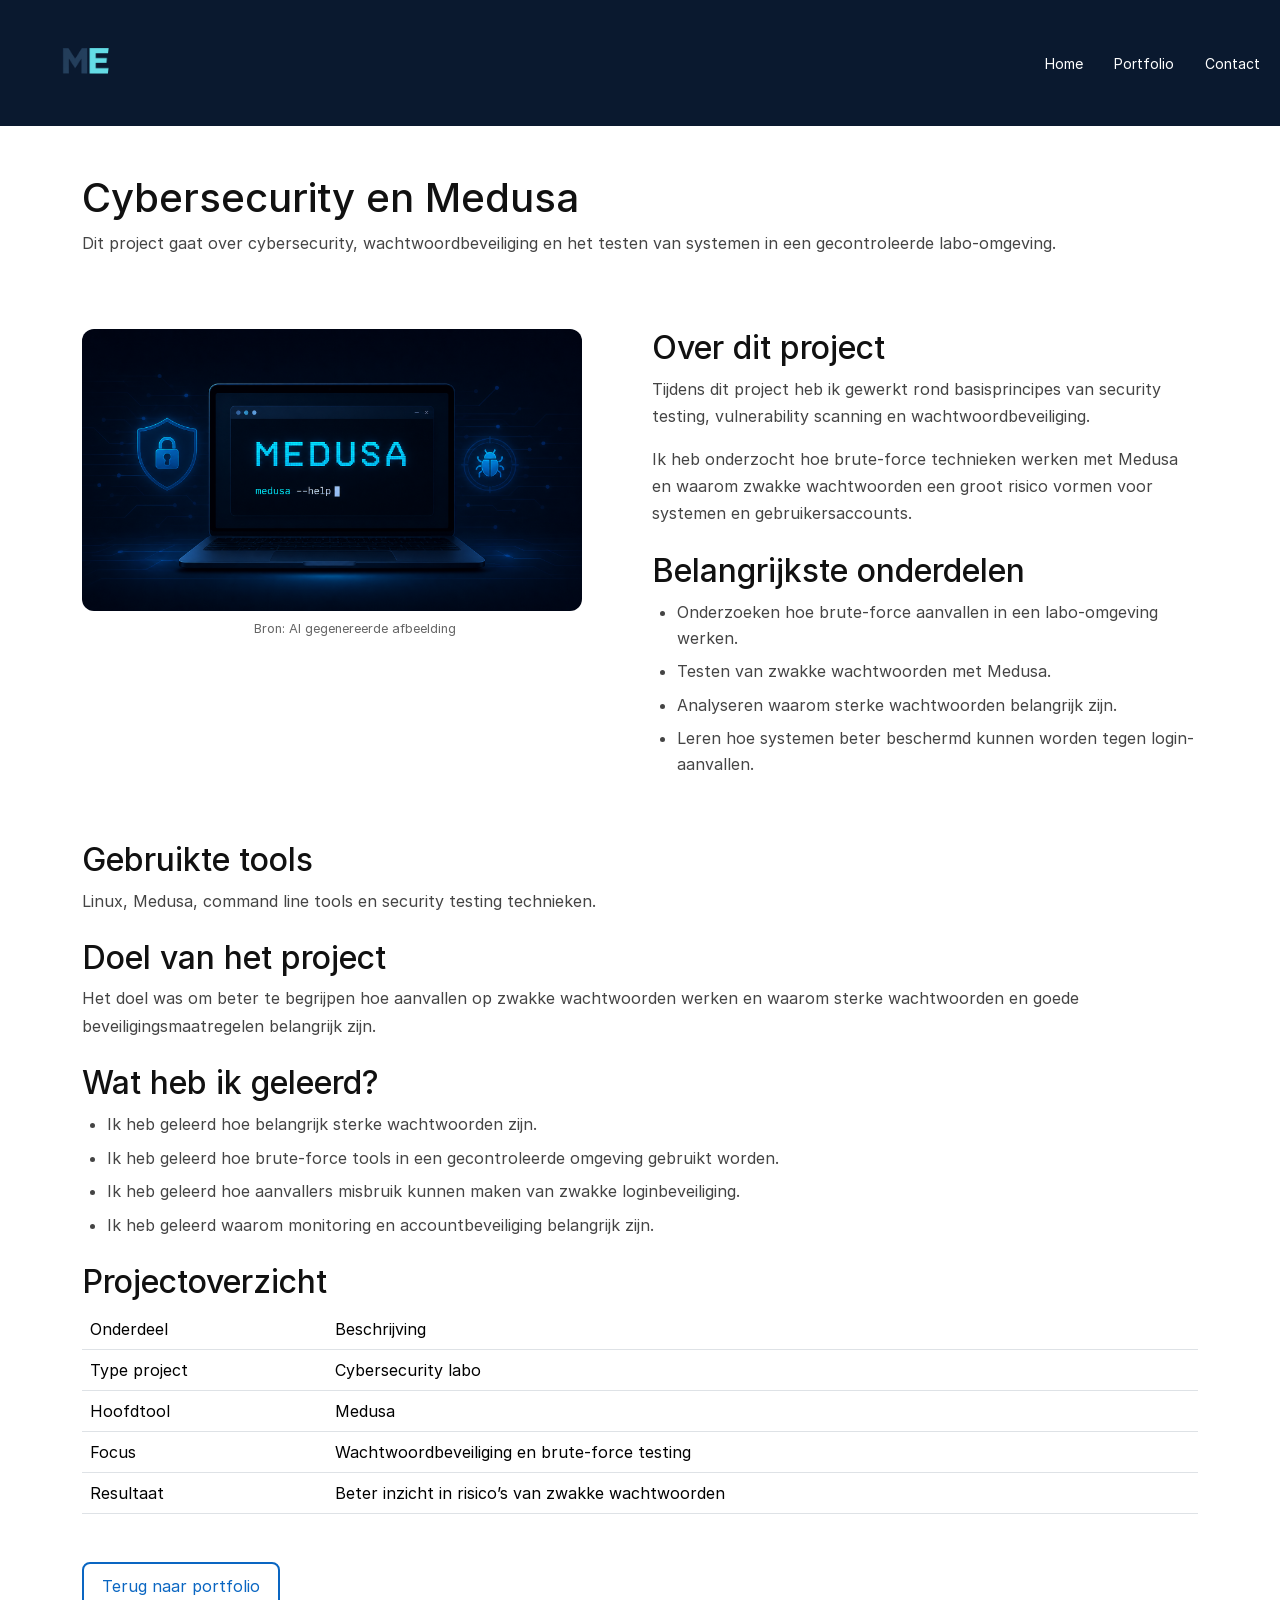
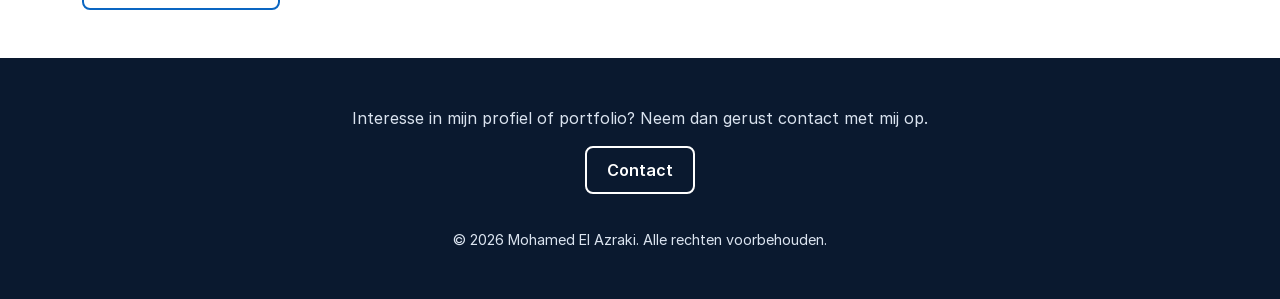
<file: cybersecurity.html>
<!DOCTYPE html>
<html lang="nl-BE">

<head>

    <meta charset="UTF-8">
    <meta name="viewport" content="width=device-width, initial-scale=1.0">
    <title>Cybersecurity en Medusa</title>

    <link rel="stylesheet" href="css/reset.css">
    <link href="https://cdn.jsdelivr.net/npm/bootstrap@5.3.8/dist/css/bootstrap.min.css" rel="stylesheet"
        integrity="sha384-sRIl4kxILFvY47J16cr9ZwB07vP4J8+LH7qKQnuqkuIAvNWLzeN8tE5YBujZqJLB" crossorigin="anonymous">
    <link rel="stylesheet" href="css/style.css">
    <link rel="stylesheet" href="css/fonts.css">

    <script src="https://cdn.jsdelivr.net/npm/bootstrap@5.3.8/dist/js/bootstrap.bundle.min.js"
        integrity="sha384-FKyoEForCGlyvwx9Hj09JcYn3nv7wiPVlz7YYwJrWVcXK/BmnVDxM+D2scQbITxI" crossorigin="anonymous"
        defer></script>
</head>

<body>
    <header>
        <nav class="navbar navbar-expand-lg">
            <section class="container-fluid">
                <a class="navbar-brand" href="index.html">
                    <img src="assets/images/Logo.png" class="img-fluid" alt="Logo" width="150">
                </a>

                <button class="navbar-toggler" type="button" data-bs-toggle="collapse" data-bs-target="#navbarNav"
                    aria-controls="navbarNav" aria-label="Toggle navigation">
                    <span class="navbar-toggler-icon"></span>
                </button>

                <section class="collapse navbar-collapse" id="navbarNav">
                    <ul class="navbar-nav ms-auto">
                        <li class="nav-item">
                            <a class="nav-link" href="index.html">Home</a>
                        </li>
                        <li class="nav-item">
                            <a class="nav-link" href="portfolio.html">Portfolio</a>
                        </li>
                        <li class="nav-item">
                            <a class="nav-link" href="contact.html">Contact</a>
                        </li>
                    </ul>
                </section>
            </section>
        </nav>
    </header>

    <main>
        <section class="project-detail py-5">
            <section class="container">
                <h1>Cybersecurity en Medusa</h1>
                <p>
                    Dit project gaat over cybersecurity, wachtwoordbeveiliging en het testen van systemen
                    in een gecontroleerde labo-omgeving.
                </p>

                <section class="row align-items-start mt-5 g-4">
                    <section class="col-12 col-md-6">
                        <figure class="detail-foto">
                            <img src="assets/images/Project_2.png" alt="AI gegenereerde afbeelding van cybersecurity project">
                            <figcaption>Bron: AI gegenereerde afbeelding</figcaption>
                        </figure>
                    </section>

                    <section class="col-12 col-md-6">
                        <h2>Over dit project</h2>
                        <p>
                            Tijdens dit project heb ik gewerkt rond basisprincipes van security testing,
                            vulnerability scanning en wachtwoordbeveiliging.
                        </p>
                        <p>
                            Ik heb onderzocht hoe brute-force technieken werken met Medusa en waarom zwakke
                            wachtwoorden een groot risico vormen voor systemen en gebruikersaccounts.
                        </p>

                        <h2 class="mt-4">Belangrijkste onderdelen</h2>
                        <ul>
                            <li>Onderzoeken hoe brute-force aanvallen in een labo-omgeving werken.</li>
                            <li>Testen van zwakke wachtwoorden met Medusa.</li>
                            <li>Analyseren waarom sterke wachtwoorden belangrijk zijn.</li>
                            <li>Leren hoe systemen beter beschermd kunnen worden tegen login-aanvallen.</li>
                        </ul>
                    </section>
                </section>

                <section class="mt-5">
                    <h2>Gebruikte tools</h2>
                    <p>Linux, Medusa, command line tools en security testing technieken.</p>
                </section>

                <section class="mt-4">
                    <h2>Doel van het project</h2>
                    <p>
                        Het doel was om beter te begrijpen hoe aanvallen op zwakke wachtwoorden werken
                        en waarom sterke wachtwoorden en goede beveiligingsmaatregelen belangrijk zijn.
                    </p>
                </section>

                <section class="mt-4">
                    <h2>Wat heb ik geleerd?</h2>
                    <ul>
                        <li>Ik heb geleerd hoe belangrijk sterke wachtwoorden zijn.</li>
                        <li>Ik heb geleerd hoe brute-force tools in een gecontroleerde omgeving gebruikt worden.</li>
                        <li>Ik heb geleerd hoe aanvallers misbruik kunnen maken van zwakke loginbeveiliging.</li>
                        <li>Ik heb geleerd waarom monitoring en accountbeveiliging belangrijk zijn.</li>
                    </ul>
                </section>

                <section class="mt-4">
                    <h2>Projectoverzicht</h2>
                    <table class="table">
                        <thead>
                            <tr>
                                <th>Onderdeel</th>
                                <th>Beschrijving</th>
                            </tr>
                        </thead>
                        <tbody>
                            <tr>
                                <td>Type project</td>
                                <td>Cybersecurity labo</td>
                            </tr>
                            <tr>
                                <td>Hoofdtool</td>
                                <td>Medusa</td>
                            </tr>
                            <tr>
                                <td>Focus</td>
                                <td>Wachtwoordbeveiliging en brute-force testing</td>
                            </tr>
                            <tr>
                                <td>Resultaat</td>
                                <td>Beter inzicht in risico’s van zwakke wachtwoorden</td>
                            </tr>
                        </tbody>
                    </table>
                </section>

                <section class="mt-5">
                    <a href="portfolio.html" class="btn">Terug naar portfolio</a>
                </section>
            </section>
        </section>
    </main>

    <footer class="contact-footer py-5">
        <section class="container text-center">
            <p>Interesse in mijn profiel of portfolio? Neem dan gerust contact met mij op.</p>
            <a href="contact.html" class="contact-knop">Contact</a>
            <p class="copyright">© 2026 Mohamed El Azraki. Alle rechten voorbehouden.</p>
        </section>
    </footer>
</body>

</html>
</file>
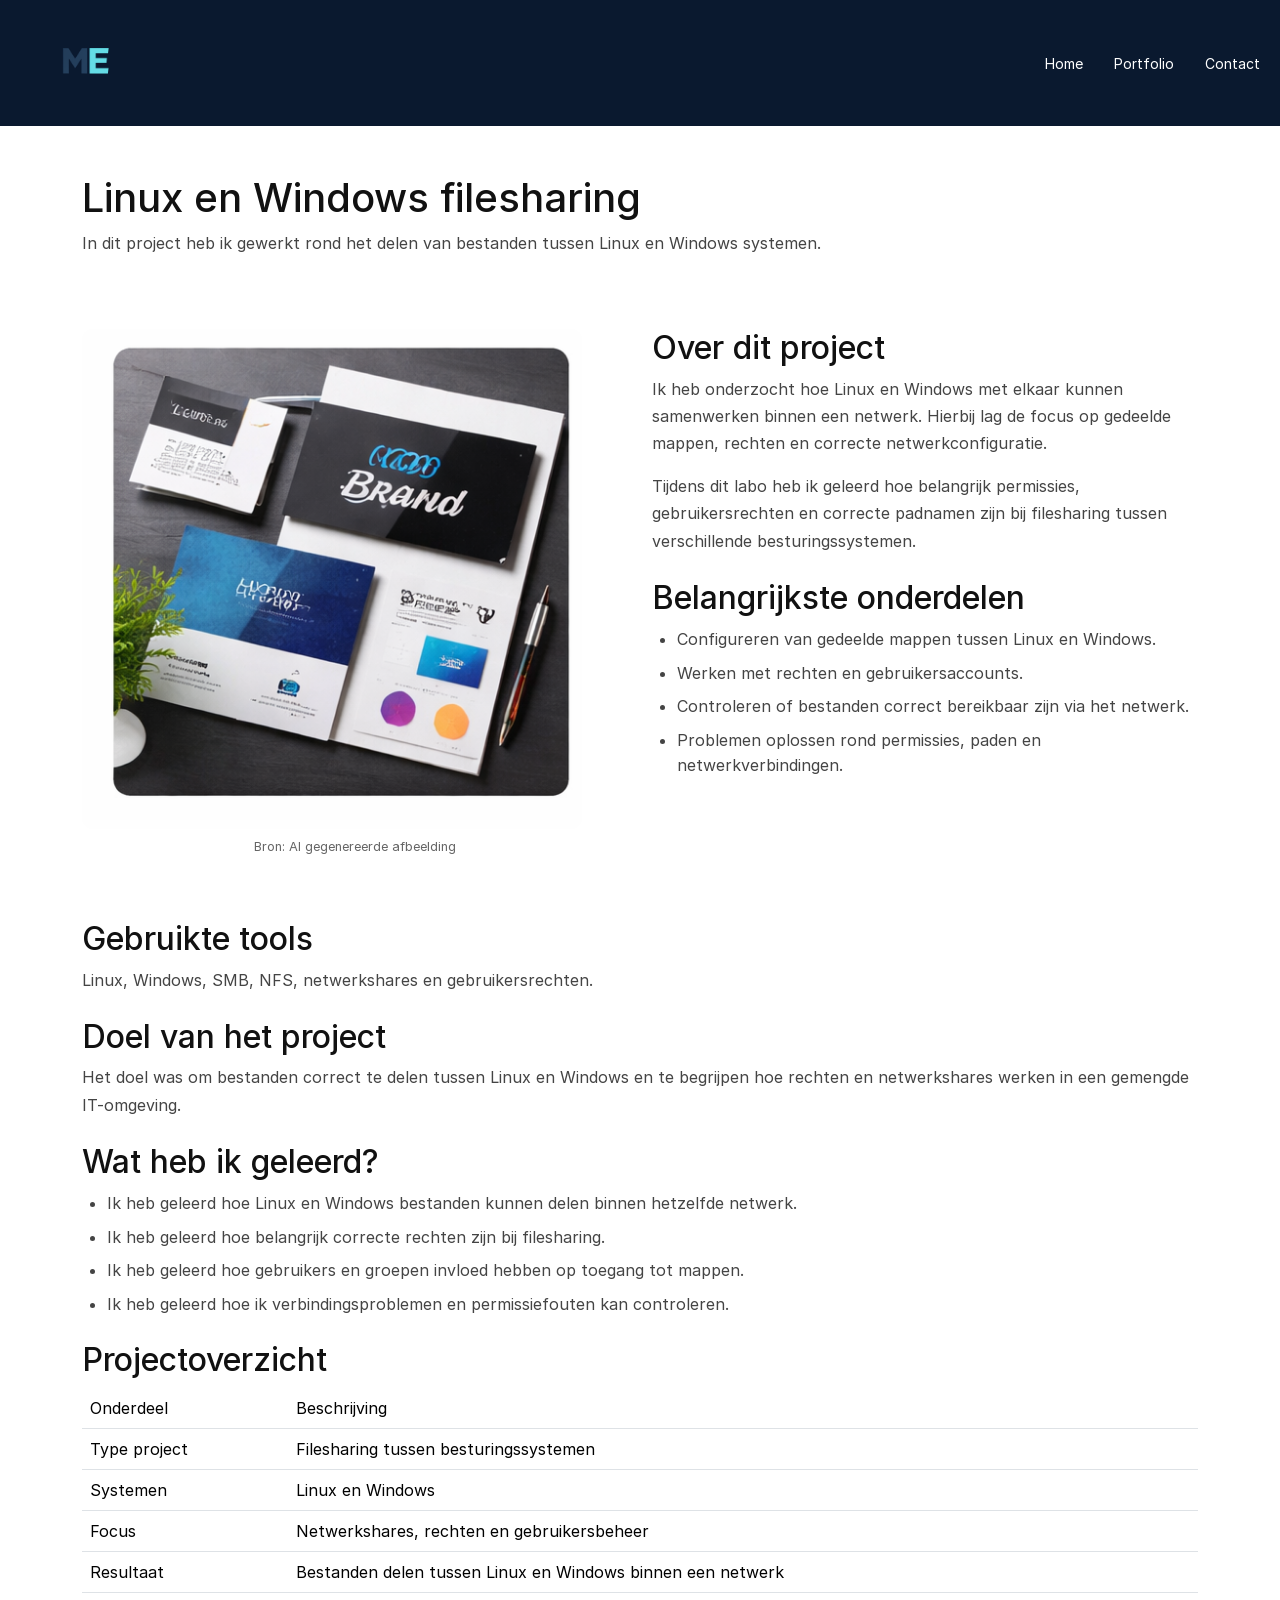
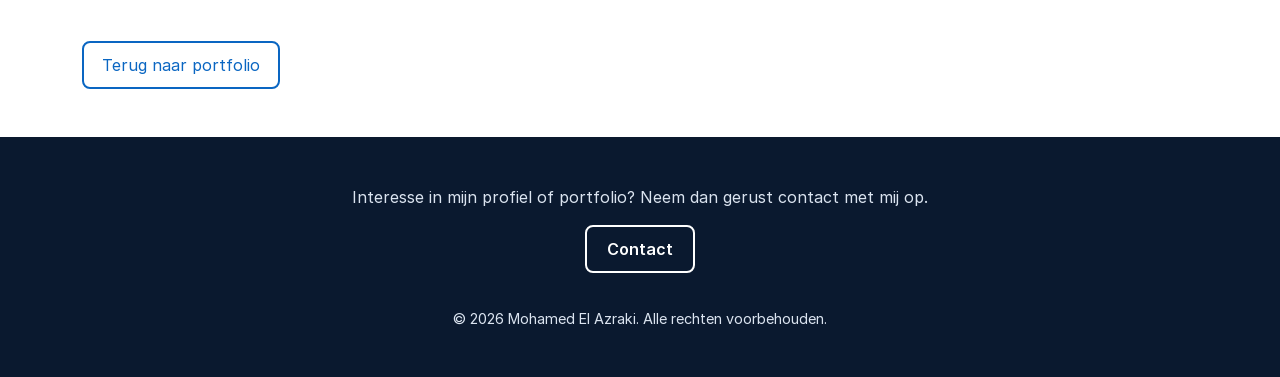
<file: Filesharing.html>
<!DOCTYPE html>
<html lang="nl-BE">

<head>

    <meta charset="UTF-8">
    <meta name="viewport" content="width=device-width, initial-scale=1.0">
    <title>Linux en Windows filesharing</title>

    <link rel="stylesheet" href="css/reset.css"> 
    <link href="https://cdn.jsdelivr.net/npm/bootstrap@5.3.8/dist/css/bootstrap.min.css" rel="stylesheet"
        integrity="sha384-sRIl4kxILFvY47J16cr9ZwB07vP4J8+LH7qKQnuqkuIAvNWLzeN8tE5YBujZqJLB" crossorigin="anonymous">
    <link rel="stylesheet" href="css/style.css">
    <link rel="stylesheet" href="css/fonts.css">
    
    <script src="https://cdn.jsdelivr.net/npm/bootstrap@5.3.8/dist/js/bootstrap.bundle.min.js"
        integrity="sha384-FKyoEForCGlyvwx9Hj09JcYn3nv7wiPVlz7YYwJrWVcXK/BmnVDxM+D2scQbITxI" crossorigin="anonymous"
        defer></script>
</head>

<body>
    <header>
        <nav class="navbar navbar-expand-lg">
            <section class="container-fluid">
                <a class="navbar-brand" href="index.html">
                    <img src="assets/images/Logo.png" class="img-fluid" alt="Logo" width="150">
                </a>

                <button class="navbar-toggler" type="button" data-bs-toggle="collapse" data-bs-target="#navbarNav"
                    aria-controls="navbarNav" aria-label="Toggle navigation">
                    <span class="navbar-toggler-icon"></span>
                </button>

                <section class="collapse navbar-collapse" id="navbarNav">
                    <ul class="navbar-nav ms-auto">
                        <li class="nav-item">
                            <a class="nav-link" href="index.html">Home</a>
                        </li>
                        <li class="nav-item">
                            <a class="nav-link" href="portfolio.html">Portfolio</a>
                        </li>
                        <li class="nav-item">
                            <a class="nav-link" href="contact.html">Contact</a>
                        </li>
                    </ul>
                </section>
            </section>
        </nav>
    </header>

    <main>
        <section class="project-detail py-5">
            <section class="container">
                <h1>Linux en Windows filesharing</h1>
                <p>
                    In dit project heb ik gewerkt rond het delen van bestanden tussen Linux en Windows systemen.
                </p>

                <section class="row align-items-start mt-5 g-4">
                    <section class="col-12 col-md-6">
                        <figure class="detail-foto">
                            <img src="assets/images/project_4.png" alt="AI gegenereerde afbeelding van Linux filesharing project">
                            <figcaption>Bron: AI gegenereerde afbeelding</figcaption>
                        </figure>
                    </section>

                    <section class="col-12 col-md-6">
                        <h2>Over dit project</h2>
                        <p>
                            Ik heb onderzocht hoe Linux en Windows met elkaar kunnen samenwerken binnen een netwerk.
                            Hierbij lag de focus op gedeelde mappen, rechten en correcte netwerkconfiguratie.
                        </p>
                        <p>
                            Tijdens dit labo heb ik geleerd hoe belangrijk permissies, gebruikersrechten en
                            correcte padnamen zijn bij filesharing tussen verschillende besturingssystemen.
                        </p>

                        <h2 class="mt-4">Belangrijkste onderdelen</h2>
                        <ul>
                            <li>Configureren van gedeelde mappen tussen Linux en Windows.</li>
                            <li>Werken met rechten en gebruikersaccounts.</li>
                            <li>Controleren of bestanden correct bereikbaar zijn via het netwerk.</li>
                            <li>Problemen oplossen rond permissies, paden en netwerkverbindingen.</li>
                        </ul>
                    </section>
                </section>

                <section class="mt-5">
                    <h2>Gebruikte tools</h2>
                    <p>Linux, Windows, SMB, NFS, netwerkshares en gebruikersrechten.</p>
                </section>

                <section class="mt-4">
                    <h2>Doel van het project</h2>
                    <p>
                        Het doel was om bestanden correct te delen tussen Linux en Windows en te begrijpen
                        hoe rechten en netwerkshares werken in een gemengde IT-omgeving.
                    </p>
                </section>

                <section class="mt-4">
                    <h2>Wat heb ik geleerd?</h2>
                    <ul>
                        <li>Ik heb geleerd hoe Linux en Windows bestanden kunnen delen binnen hetzelfde netwerk.</li>
                        <li>Ik heb geleerd hoe belangrijk correcte rechten zijn bij filesharing.</li>
                        <li>Ik heb geleerd hoe gebruikers en groepen invloed hebben op toegang tot mappen.</li>
                        <li>Ik heb geleerd hoe ik verbindingsproblemen en permissiefouten kan controleren.</li>
                    </ul>
                </section>

                <section class="mt-4">
                    <h2>Projectoverzicht</h2>
                    <table class="table">
                        <thead>
                            <tr>
                                <th>Onderdeel</th>
                                <th>Beschrijving</th>
                            </tr>
                        </thead>
                        <tbody>
                            <tr>
                                <td>Type project</td>
                                <td>Filesharing tussen besturingssystemen</td>
                            </tr>
                            <tr>
                                <td>Systemen</td>
                                <td>Linux en Windows</td>
                            </tr>
                            <tr>
                                <td>Focus</td>
                                <td>Netwerkshares, rechten en gebruikersbeheer</td>
                            </tr>
                            <tr>
                                <td>Resultaat</td>
                                <td>Bestanden delen tussen Linux en Windows binnen een netwerk</td>
                            </tr>
                        </tbody>
                    </table>
                </section>

                <section class="mt-5">
                    <a href="portfolio.html" class="btn">Terug naar portfolio</a>
                </section>
            </section>
        </section>
    </main>

    <footer class="contact-footer py-5">
        <section class="container text-center">
            <p>Interesse in mijn profiel of portfolio? Neem dan gerust contact met mij op.</p>
            <a href="contact.html" class="contact-knop">Contact</a>
            <p class="copyright">© 2026 Mohamed El Azraki. Alle rechten voorbehouden.</p>
        </section>
    </footer>
</body>

</html>
</file>
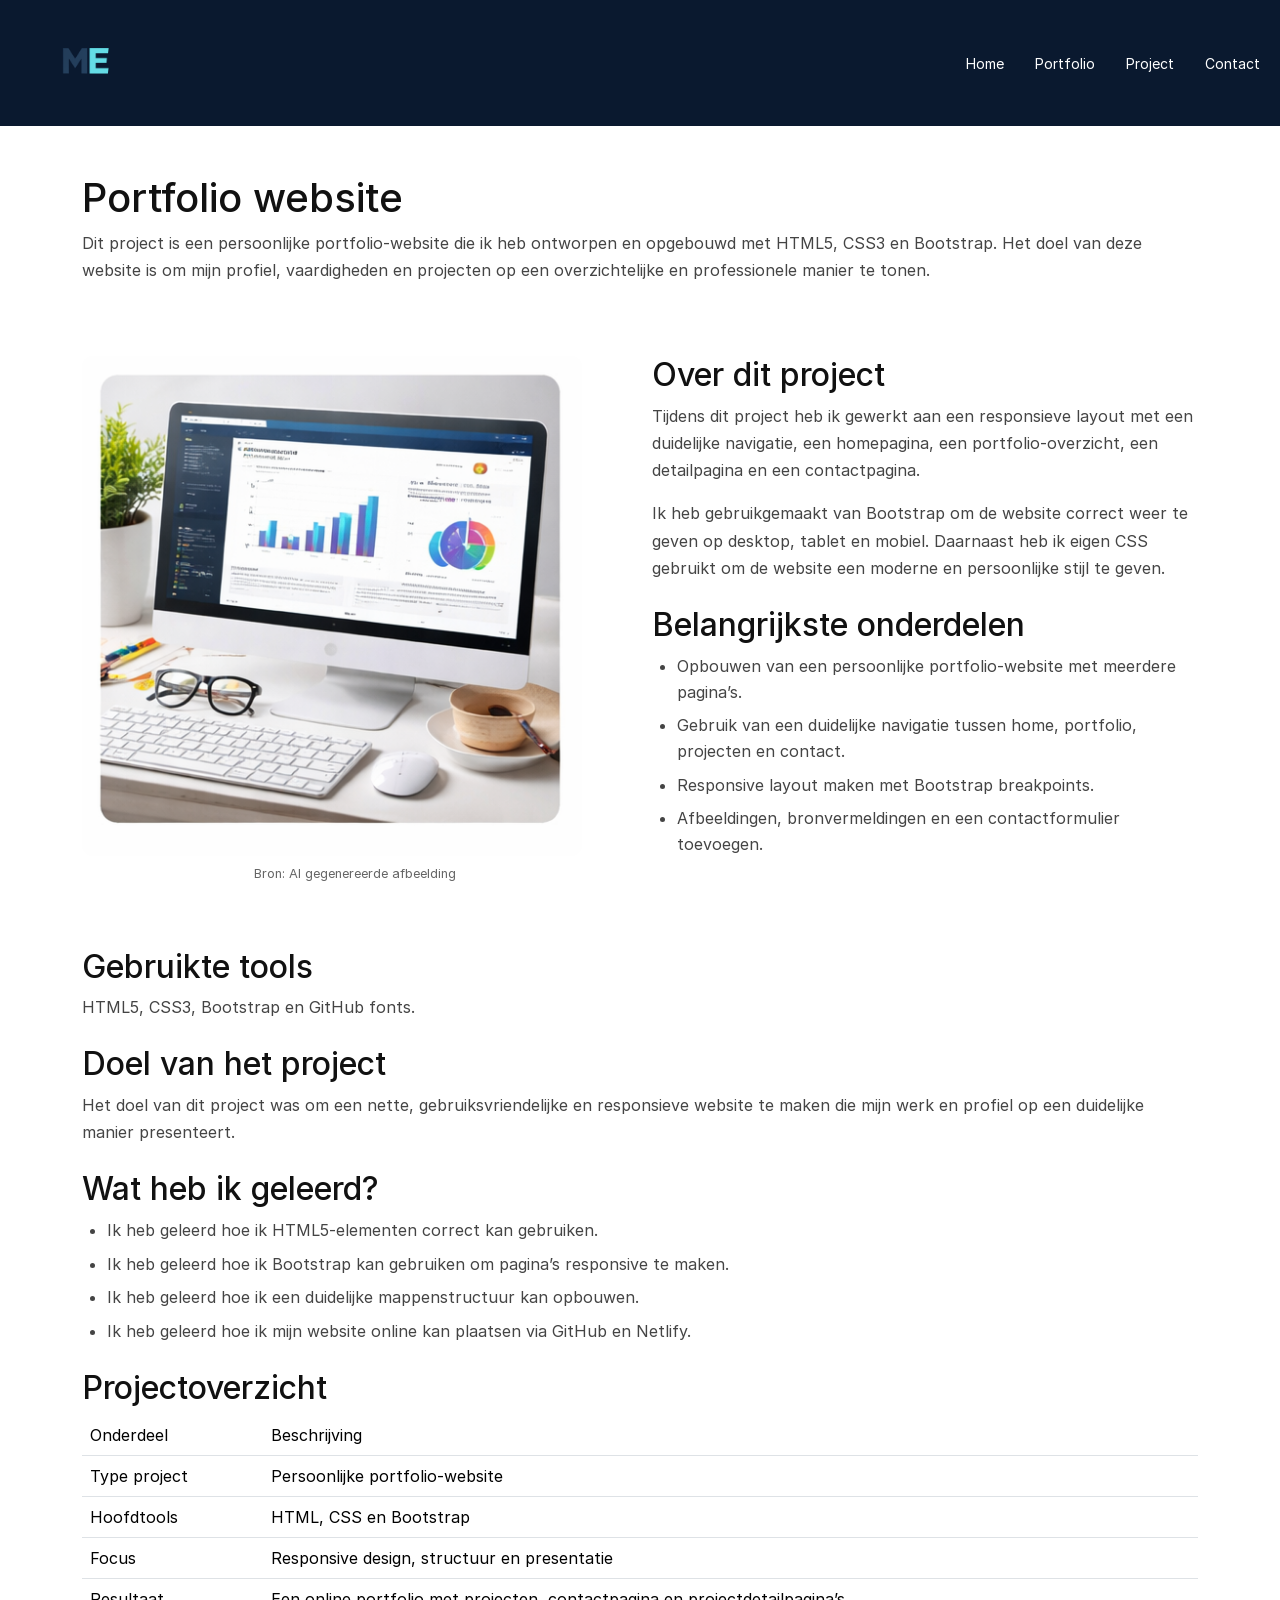
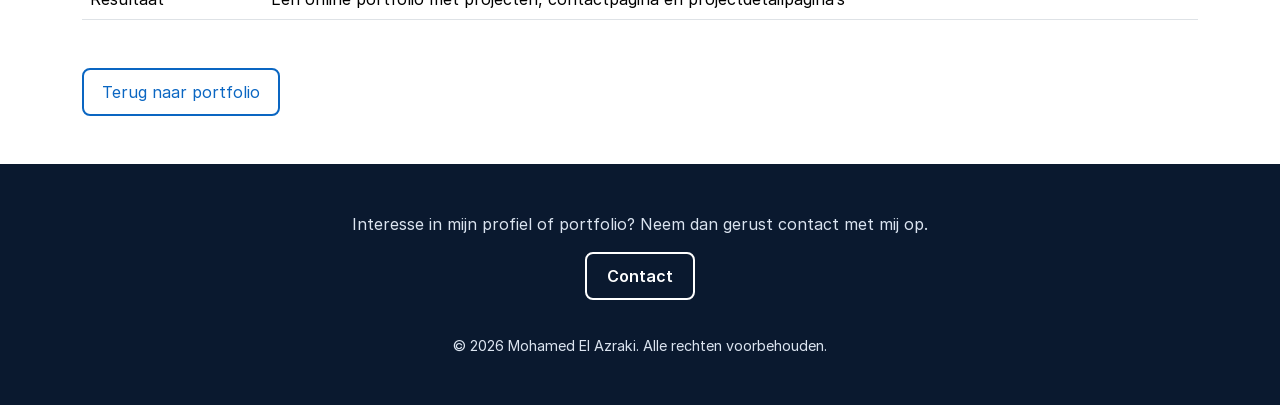
<file: naam.html>
<!DOCTYPE html>
<html lang="nl-BE">

<head>

    <meta charset="UTF-8">
    <meta name="viewport" content="width=device-width, initial-scale=1.0">
    <title>naam</title>

    <link rel="stylesheet" href="css/reset.css"> 
    <link href="https://cdn.jsdelivr.net/npm/bootstrap@5.3.8/dist/css/bootstrap.min.css" rel="stylesheet"
        integrity="sha384-sRIl4kxILFvY47J16cr9ZwB07vP4J8+LH7qKQnuqkuIAvNWLzeN8tE5YBujZqJLB" crossorigin="anonymous">
    <link rel="stylesheet" href="css/style.css">
    <link rel="stylesheet" href="css/fonts.css">
    
    <script src="https://cdn.jsdelivr.net/npm/bootstrap@5.3.8/dist/js/bootstrap.bundle.min.js"
        integrity="sha384-FKyoEForCGlyvwx9Hj09JcYn3nv7wiPVlz7YYwJrWVcXK/BmnVDxM+D2scQbITxI" crossorigin="anonymous"
        defer></script>
</head>

<body>
    <header>
        <nav class="navbar navbar-expand-lg">
            <section class="container-fluid">
                <a class="navbar-brand" href="index.html">
                    <img src="assets/images/Logo.png" class="img-fluid" alt="Logo" width="150">
                </a>

                <button class="navbar-toggler" type="button" data-bs-toggle="collapse" data-bs-target="#navbarNav"
                    aria-controls="navbarNav" aria-label="Toggle navigation">
                    <span class="navbar-toggler-icon"></span>
                </button>

                <section class="collapse navbar-collapse" id="navbarNav">
                    <ul class="navbar-nav ms-auto">
                        <li class="nav-item">
                            <a class="nav-link" href="index.html">Home</a>
                        </li>
                        <li class="nav-item">
                            <a class="nav-link" aria-current="page" href="portfolio.html">Portfolio</a>
                        </li>
                        <li class="nav-item">
                            <a class="nav-link" href="naam.html">Project</a>
                        </li>
                        <li class="nav-item">
                            <a class="nav-link" href="contact.html">Contact</a>
                        </li>
                    </ul>
                </section>
            </section>
        </nav>
    </header>

    <main>
        <section class="project-detail py-5">
            <section class="container">
                <h1>Portfolio website</h1>
                <p>
                    Dit project is een persoonlijke portfolio-website die ik heb ontworpen en opgebouwd
                    met HTML5, CSS3 en Bootstrap. Het doel van deze website is om mijn profiel,
                    vaardigheden en projecten op een overzichtelijke en professionele manier te tonen.
                </p>

                <section class="row align-items-start mt-5 g-4">
                    <section class="col-12 col-md-6">
                        <figure class="detail-foto">
                            <img src="assets/images/project_5.png" alt="AI gegenereerde afbeelding van portfolio website">
                            <figcaption>Bron: AI gegenereerde afbeelding</figcaption>
                        </figure>
                    </section>

                    <section class="col-12 col-md-6">
                        <h2>Over dit project</h2>
                        <p>
                            Tijdens dit project heb ik gewerkt aan een responsieve layout met een duidelijke
                            navigatie, een homepagina, een portfolio-overzicht, een detailpagina en een contactpagina.
                        </p>
                        <p>
                            Ik heb gebruikgemaakt van Bootstrap om de website correct weer te geven op desktop,
                            tablet en mobiel. Daarnaast heb ik eigen CSS gebruikt om de website een moderne en
                            persoonlijke stijl te geven.
                        </p>

                        <h2 class="mt-4">Belangrijkste onderdelen</h2>
                        <ul>
                            <li>Opbouwen van een persoonlijke portfolio-website met meerdere pagina’s.</li>
                            <li>Gebruik van een duidelijke navigatie tussen home, portfolio, projecten en contact.</li>
                            <li>Responsive layout maken met Bootstrap breakpoints.</li>
                            <li>Afbeeldingen, bronvermeldingen en een contactformulier toevoegen.</li>
                        </ul>
                    </section>
                </section>

                <section class="mt-5">
                    <h2>Gebruikte tools</h2>
                    <p>HTML5, CSS3, Bootstrap en GitHub fonts.</p>
                </section>

                <section class="mt-4">
                    <h2>Doel van het project</h2>
                    <p>
                        Het doel van dit project was om een nette, gebruiksvriendelijke en responsieve website
                        te maken die mijn werk en profiel op een duidelijke manier presenteert.
                    </p>
                </section>

                <section class="mt-4">
                    <h2>Wat heb ik geleerd?</h2>
                    <ul>
                        <li>Ik heb geleerd hoe ik HTML5-elementen correct kan gebruiken.</li>
                        <li>Ik heb geleerd hoe ik Bootstrap kan gebruiken om pagina’s responsive te maken.</li>
                        <li>Ik heb geleerd hoe ik een duidelijke mappenstructuur kan opbouwen.</li>
                        <li>Ik heb geleerd hoe ik mijn website online kan plaatsen via GitHub en Netlify.</li>
                    </ul>
                </section>

                <section class="mt-4">
                    <h2>Projectoverzicht</h2>
                    <table class="table">
                        <thead>
                            <tr>
                                <th>Onderdeel</th>
                                <th>Beschrijving</th>
                            </tr>
                        </thead>
                        <tbody>
                            <tr>
                                <td>Type project</td>
                                <td>Persoonlijke portfolio-website</td>
                            </tr>
                            <tr>
                                <td>Hoofdtools</td>
                                <td>HTML, CSS en Bootstrap</td>
                            </tr>
                            <tr>
                                <td>Focus</td>
                                <td>Responsive design, structuur en presentatie</td>
                            </tr>
                            <tr>
                                <td>Resultaat</td>
                                <td>Een online portfolio met projecten, contactpagina en projectdetailpagina’s</td>
                            </tr>
                        </tbody>
                    </table>
                </section>

                <section class="mt-5">
                    <a href="portfolio.html" class="btn">Terug naar portfolio</a>
                </section>
            </section>
        </section>
    </main>

    <footer class="contact-footer py-5">
        <section class="container text-center">
            <p>Interesse in mijn profiel of portfolio? Neem dan gerust contact met mij op.</p>
            <a href="contact.html" class="contact-knop">Contact</a>
            <p class="copyright">© 2026 Mohamed El Azraki. Alle rechten voorbehouden.</p>
        </section>
    </footer>
    
</body>
</html>
</file>
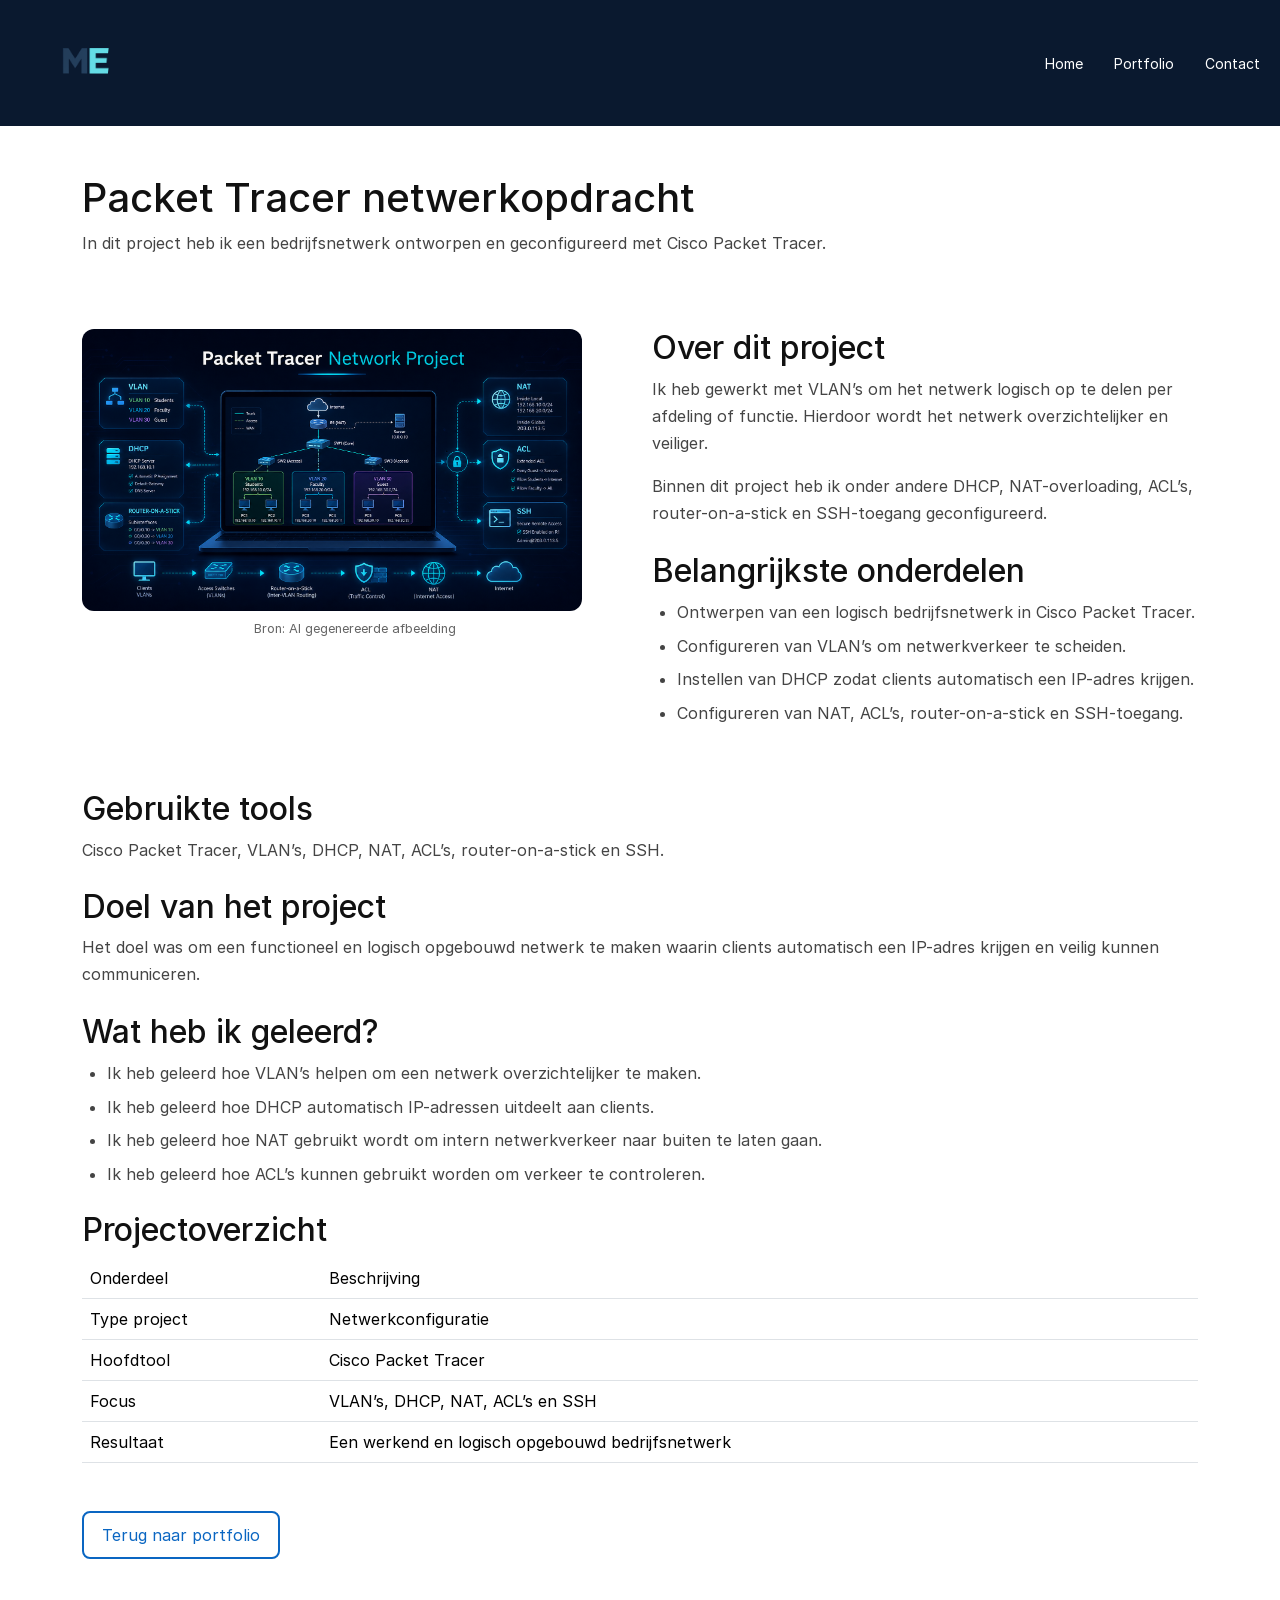
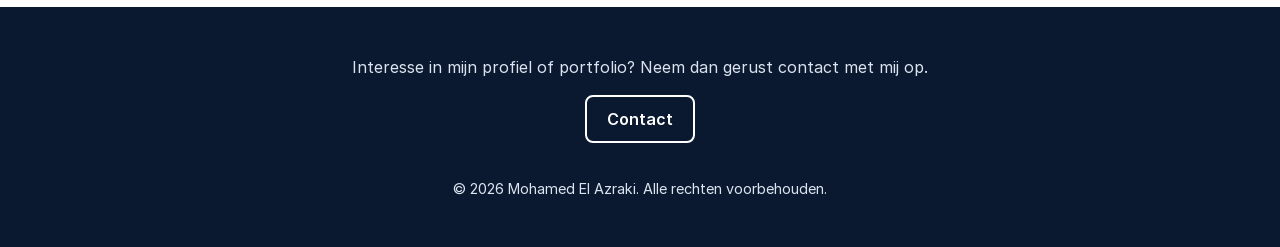
<file: PacketTracer.html>
<!DOCTYPE html>
<html lang="nl-BE">

<head>

    <meta charset="UTF-8">
    <meta name="viewport" content="width=device-width, initial-scale=1.0">
    <title>Packet Tracer netwerkopdracht</title>

    <link rel="stylesheet" href="css/reset.css"> 
    <link href="https://cdn.jsdelivr.net/npm/bootstrap@5.3.8/dist/css/bootstrap.min.css" rel="stylesheet"
        integrity="sha384-sRIl4kxILFvY47J16cr9ZwB07vP4J8+LH7qKQnuqkuIAvNWLzeN8tE5YBujZqJLB" crossorigin="anonymous">
    <link rel="stylesheet" href="css/style.css">
    <link rel="stylesheet" href="css/fonts.css">
    
    <script src="https://cdn.jsdelivr.net/npm/bootstrap@5.3.8/dist/js/bootstrap.bundle.min.js"
        integrity="sha384-FKyoEForCGlyvwx9Hj09JcYn3nv7wiPVlz7YYwJrWVcXK/BmnVDxM+D2scQbITxI" crossorigin="anonymous"
        defer></script>
</head>

<body>
    <header>
        <nav class="navbar navbar-expand-lg">
            <section class="container-fluid">
                <a class="navbar-brand" href="index.html">
                    <img src="assets/images/Logo.png" class="img-fluid" alt="Logo" width="150">
                </a>

                <button class="navbar-toggler" type="button" data-bs-toggle="collapse" data-bs-target="#navbarNav"
                    aria-controls="navbarNav" aria-label="Toggle navigation">
                    <span class="navbar-toggler-icon"></span>
                </button>

                <section class="collapse navbar-collapse" id="navbarNav">
                    <ul class="navbar-nav ms-auto">
                        <li class="nav-item">
                            <a class="nav-link" href="index.html">Home</a>
                        </li>
                        <li class="nav-item">
                            <a class="nav-link" href="portfolio.html">Portfolio</a>
                        </li>
                        <li class="nav-item">
                            <a class="nav-link" href="contact.html">Contact</a>
                        </li>
                    </ul>
                </section>
            </section>
        </nav>
    </header>

    <main>
        <section class="project-detail py-5">
            <section class="container">
                <h1>Packet Tracer netwerkopdracht</h1>
                <p>
                    In dit project heb ik een bedrijfsnetwerk ontworpen en geconfigureerd met Cisco Packet Tracer.
                </p>

                <section class="row align-items-start mt-5 g-4">
                    <section class="col-12 col-md-6">
                        <figure class="detail-foto">
                            <img src="assets/images/Project_1.png" alt="AI gegenereerde afbeelding van Packet Tracer project">
                            <figcaption>Bron: AI gegenereerde afbeelding</figcaption>
                        </figure>
                    </section>

                    <section class="col-12 col-md-6">
                        <h2>Over dit project</h2>
                        <p>
                            Ik heb gewerkt met VLAN’s om het netwerk logisch op te delen per afdeling of functie.
                            Hierdoor wordt het netwerk overzichtelijker en veiliger.
                        </p>
                        <p>
                            Binnen dit project heb ik onder andere DHCP, NAT-overloading, ACL’s,
                            router-on-a-stick en SSH-toegang geconfigureerd.
                        </p>

                        <h2 class="mt-4">Belangrijkste onderdelen</h2>
                        <ul>
                            <li>Ontwerpen van een logisch bedrijfsnetwerk in Cisco Packet Tracer.</li>
                            <li>Configureren van VLAN’s om netwerkverkeer te scheiden.</li>
                            <li>Instellen van DHCP zodat clients automatisch een IP-adres krijgen.</li>
                            <li>Configureren van NAT, ACL’s, router-on-a-stick en SSH-toegang.</li>
                        </ul>
                    </section>
                </section>

                <section class="mt-5">
                    <h2>Gebruikte tools</h2>
                    <p>Cisco Packet Tracer, VLAN’s, DHCP, NAT, ACL’s, router-on-a-stick en SSH.</p>
                </section>

                <section class="mt-4">
                    <h2>Doel van het project</h2>
                    <p>
                        Het doel was om een functioneel en logisch opgebouwd netwerk te maken waarin clients
                        automatisch een IP-adres krijgen en veilig kunnen communiceren.
                    </p>
                </section>

                <section class="mt-4">
                    <h2>Wat heb ik geleerd?</h2>
                    <ul>
                        <li>Ik heb geleerd hoe VLAN’s helpen om een netwerk overzichtelijker te maken.</li>
                        <li>Ik heb geleerd hoe DHCP automatisch IP-adressen uitdeelt aan clients.</li>
                        <li>Ik heb geleerd hoe NAT gebruikt wordt om intern netwerkverkeer naar buiten te laten gaan.</li>
                        <li>Ik heb geleerd hoe ACL’s kunnen gebruikt worden om verkeer te controleren.</li>
                    </ul>
                </section>

                <section class="mt-4">
                    <h2>Projectoverzicht</h2>
                    <table class="table">
                        <thead>
                            <tr>
                                <th>Onderdeel</th>
                                <th>Beschrijving</th>
                            </tr>
                        </thead>
                        <tbody>
                            <tr>
                                <td>Type project</td>
                                <td>Netwerkconfiguratie</td>
                            </tr>
                            <tr>
                                <td>Hoofdtool</td>
                                <td>Cisco Packet Tracer</td>
                            </tr>
                            <tr>
                                <td>Focus</td>
                                <td>VLAN’s, DHCP, NAT, ACL’s en SSH</td>
                            </tr>
                            <tr>
                                <td>Resultaat</td>
                                <td>Een werkend en logisch opgebouwd bedrijfsnetwerk</td>
                            </tr>
                        </tbody>
                    </table>
                </section>

                <section class="mt-5">
                    <a href="portfolio.html" class="btn">Terug naar portfolio</a>
                </section>
            </section>
        </section>
    </main>

    <footer class="contact-footer py-5">
        <section class="container text-center">
            <p>Interesse in mijn profiel of portfolio? Neem dan gerust contact met mij op.</p>
            <a href="contact.html" class="contact-knop">Contact</a>
            <p class="copyright">© 2026 Mohamed El Azraki. Alle rechten voorbehouden.</p>
        </section>
    </footer>
</body>

</html>
</file>
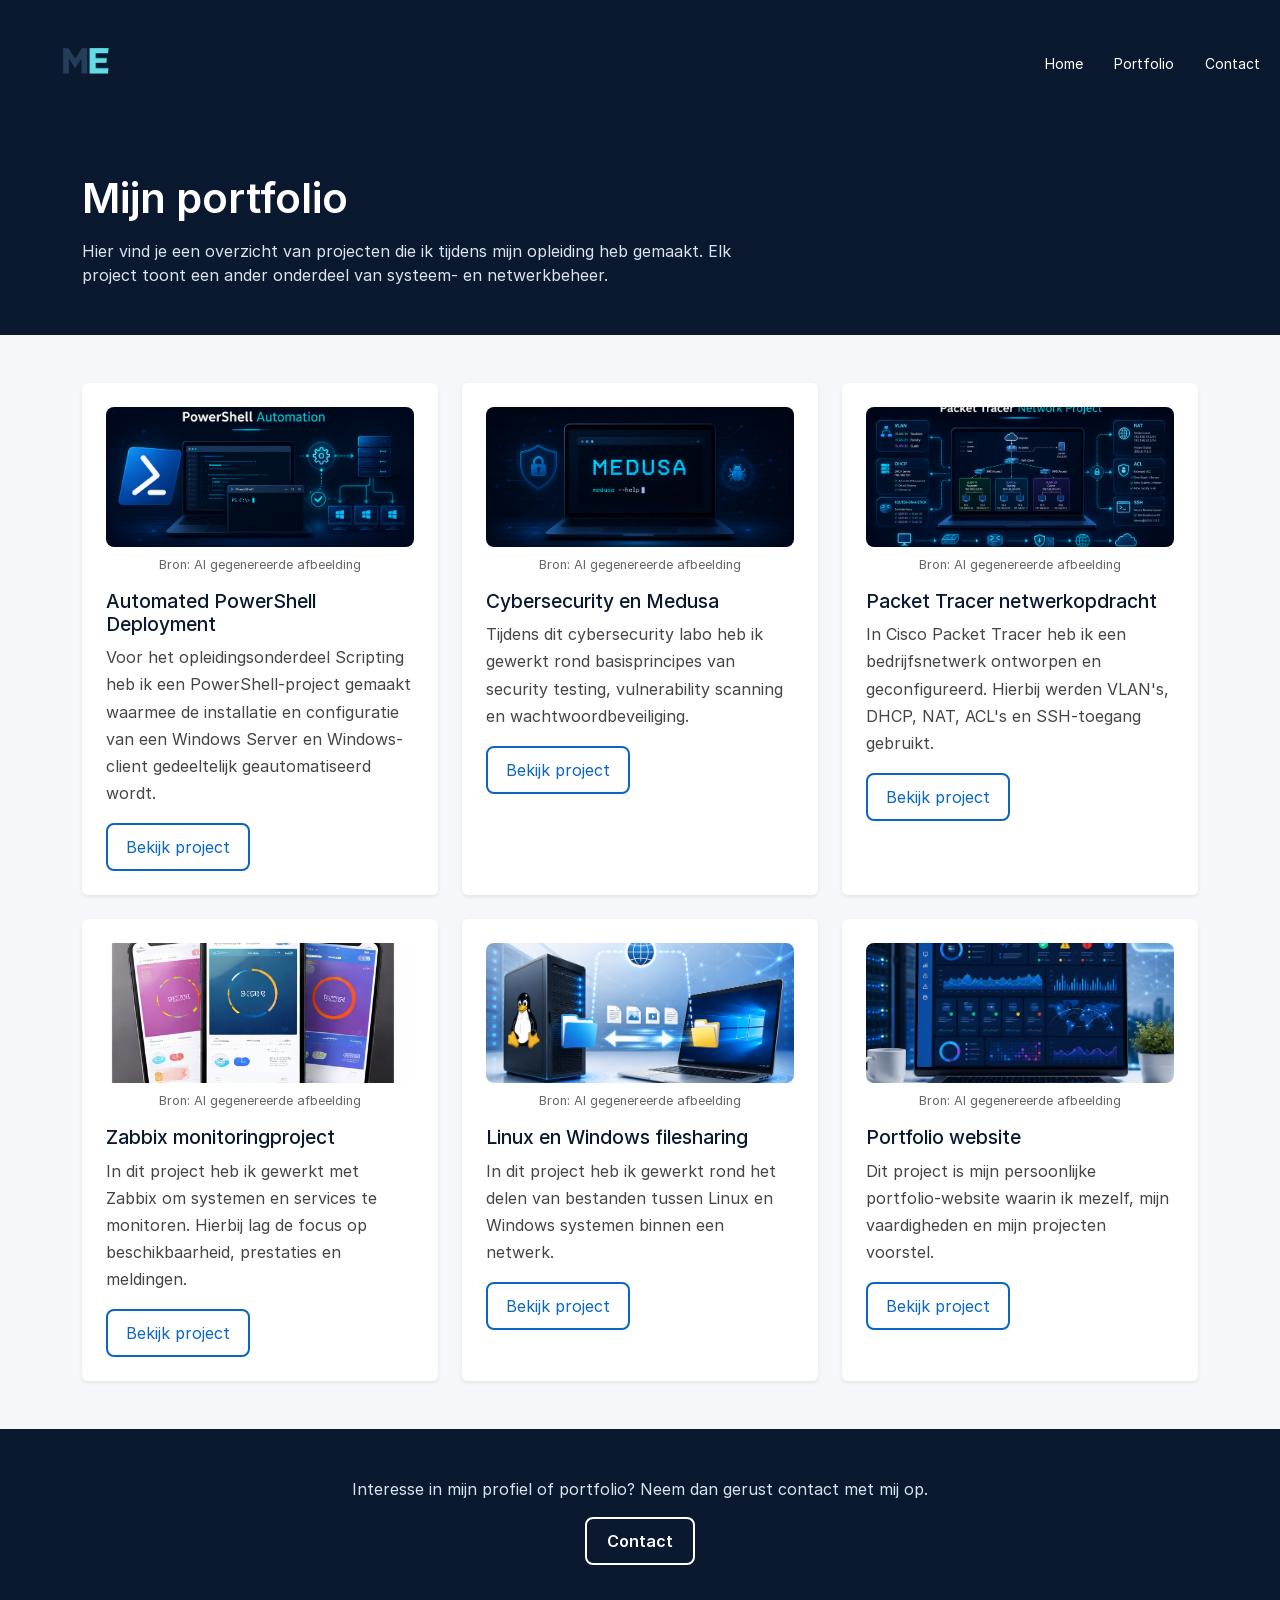
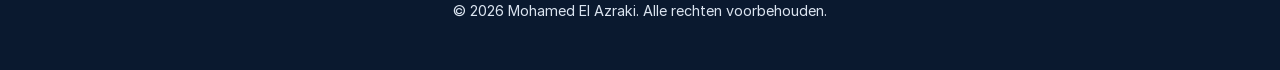
<file: portfolio.html>
<!DOCTYPE html>
<html lang="nl-BE">

<head>

    <meta charset="UTF-8">
    <meta name="viewport" content="width=device-width, initial-scale=1.0">
    <title>Portfolio</title>
    
    <link rel="stylesheet" href="css/reset.css">
    <link href="https://cdn.jsdelivr.net/npm/bootstrap@5.3.8/dist/css/bootstrap.min.css" rel="stylesheet"
        integrity="sha384-sRIl4kxILFvY47J16cr9ZwB07vP4J8+LH7qKQnuqkuIAvNWLzeN8tE5YBujZqJLB" crossorigin="anonymous">
    <link rel="stylesheet" href="css/style.css">
    <link rel="stylesheet" href="css/fonts.css">
    
    <script src="https://cdn.jsdelivr.net/npm/bootstrap@5.3.8/dist/js/bootstrap.bundle.min.js"
        integrity="sha384-FKyoEForCGlyvwx9Hj09JcYn3nv7wiPVlz7YYwJrWVcXK/BmnVDxM+D2scQbITxI" crossorigin="anonymous"
        defer></script>
</head>

<body>
    <header>
        <nav class="navbar navbar-expand-lg">
            <section class="container-fluid">
                <a class="navbar-brand" href="index.html">
                    <img src="assets/images/Logo.png" class="img-fluid" alt="Logo" width="150">
                </a>

                <button class="navbar-toggler" type="button" data-bs-toggle="collapse" data-bs-target="#navbarNav"
                    aria-controls="navbarNav" aria-label="Toggle navigation">
                    <span class="navbar-toggler-icon"></span>
                </button>

                <section class="collapse navbar-collapse" id="navbarNav">
                    <ul class="navbar-nav ms-auto">
                        <li class="nav-item">
                            <a class="nav-link" href="index.html">Home</a>
                        </li>
                        <li class="nav-item">
                            <a class="nav-link" aria-current="page" href="portfolio.html">Portfolio</a>
                        </li>
                        <li class="nav-item">
                            <a class="nav-link" href="contact.html">Contact</a>
                        </li>
                    </ul>
                </section>
            </section>
        </nav>
    </header>
    
    <main>

        <section class="portfolio-intro py-5">
            <section class="container">
                <h1>Mijn portfolio</h1>
                <p>
                    Hier vind je een overzicht van projecten die ik tijdens mijn opleiding heb gemaakt.
                    Elk project toont een ander onderdeel van systeem- en netwerkbeheer.
                </p>
            </section>
        </section>

        <section class="portfolio-pagina py-5">
            <section class="container">

                <section class="row g-4">

                    <section class="col-12 col-md-6 col-lg-4">
                        <section class="project-blok bg-white p-4 rounded shadow-sm h-100">
                            <figure class="project-foto">
                                <img src="assets/images/Project_6.png" alt="AI gegenereerde foto van project 6">
                                <figcaption>Bron: AI gegenereerde afbeelding</figcaption>
                            </figure>

                            <h2>Automated PowerShell Deployment</h2>                       
                            <p>
                                Voor het opleidingsonderdeel Scripting heb ik een PowerShell-project gemaakt
                                waarmee de installatie en configuratie van een Windows Server en Windows-client
                                gedeeltelijk geautomatiseerd wordt.
                            </p>

                            <a href="WindowsDeployment.html" class="btn">Bekijk project</a>
                        </section>
                    </section>

                    <section class="col-12 col-md-6 col-lg-4">
                        <section class="project-blok bg-white p-4 rounded shadow-sm h-100">
                            <figure class="project-foto">
                                <img src="assets/images/Project_2.png" alt="AI gegenereerde foto van cybersecurity project">
                                <figcaption>Bron: AI gegenereerde afbeelding</figcaption>
                            </figure>

                            <h2>Cybersecurity en Medusa</h2>

                            <p>
                                Tijdens dit cybersecurity labo heb ik gewerkt rond basisprincipes van
                                security testing, vulnerability scanning en wachtwoordbeveiliging.
                            </p>

                            <a href="cybersecurity.html" class="btn">Bekijk project</a>
                        </section>
                    </section>

                    <section class="col-12 col-md-6 col-lg-4">
                        <section class="project-blok bg-white p-4 rounded shadow-sm h-100">
                            <figure class="project-foto">
                                <img src="assets/images/Project_1.png" alt="AI gegenereerde foto van Packet Tracer project">
                                <figcaption>Bron: AI gegenereerde afbeelding</figcaption>
                            </figure>

                            <h2>Packet Tracer netwerkopdracht</h2>
                            
                            <p>
                                In Cisco Packet Tracer heb ik een bedrijfsnetwerk ontworpen en geconfigureerd.
                                Hierbij werden VLAN's, DHCP, NAT, ACL's en SSH-toegang gebruikt.
                            </p>

                            <a href="PacketTracer.html" class="btn">Bekijk project</a>
                        </section>
                    </section>

                    <section class="col-12 col-md-6 col-lg-4">
                        <section class="project-blok bg-white p-4 rounded shadow-sm h-100">
                            <figure class="project-foto">
                                <img src="assets/images/project_3.png" alt="AI gegenereerde foto van Zabbix project">
                                <figcaption>Bron: AI gegenereerde afbeelding</figcaption>
                            </figure>

                            <h2>Zabbix monitoringproject</h2>

                            <p>
                                In dit project heb ik gewerkt met Zabbix om systemen en services te monitoren.
                                Hierbij lag de focus op beschikbaarheid, prestaties en meldingen.
                            </p>

                            <a href="Zabbix.html" class="btn">Bekijk project</a>
                        </section>
                    </section>

                    <section class="col-12 col-md-6 col-lg-4">
                        <section class="project-blok bg-white p-4 rounded shadow-sm h-100">
                            <figure class="project-foto">
                                <img src="assets/images/Project_4.png" alt="AI gegenereerde foto van Linux filesharing project">
                                <figcaption>Bron: AI gegenereerde afbeelding</figcaption>
                            </figure>

                            <h2>Linux en Windows filesharing</h2>

                            <p>
                                In dit project heb ik gewerkt rond het delen van bestanden tussen Linux en Windows
                                systemen binnen een netwerk.
                            </p>

                            <a href="Filesharing.html" class="btn">Bekijk project</a>
                        </section>
                    </section>

                    <section class="col-12 col-md-6 col-lg-4">
                        <section class="project-blok bg-white p-4 rounded shadow-sm h-100">
                            <figure class="project-foto">
                                <img src="assets/images/Project_5.png" alt="AI gegenereerde foto van portfolio website">
                                <figcaption>Bron: AI gegenereerde afbeelding</figcaption>
                            </figure>

                            <h2>Portfolio website</h2>

                            <p>
                                Dit project is mijn persoonlijke portfolio-website waarin ik mezelf,
                                mijn vaardigheden en mijn projecten voorstel.
                            </p>

                            <a href="naam.html" class="btn">Bekijk project</a>
                        </section>
                    </section>
                </section>
            </section>
        </section>
    </main>

    <footer class="contact-footer py-5">
        <section class="container text-center">
            <p>Interesse in mijn profiel of portfolio? Neem dan gerust contact met mij op.</p>
            <a href="contact.html" class="contact-knop">Contact</a>
            <p class="copyright">© 2026 Mohamed El Azraki. Alle rechten voorbehouden.</p>
        </section>
    </footer>
</body>

</html>
</file>
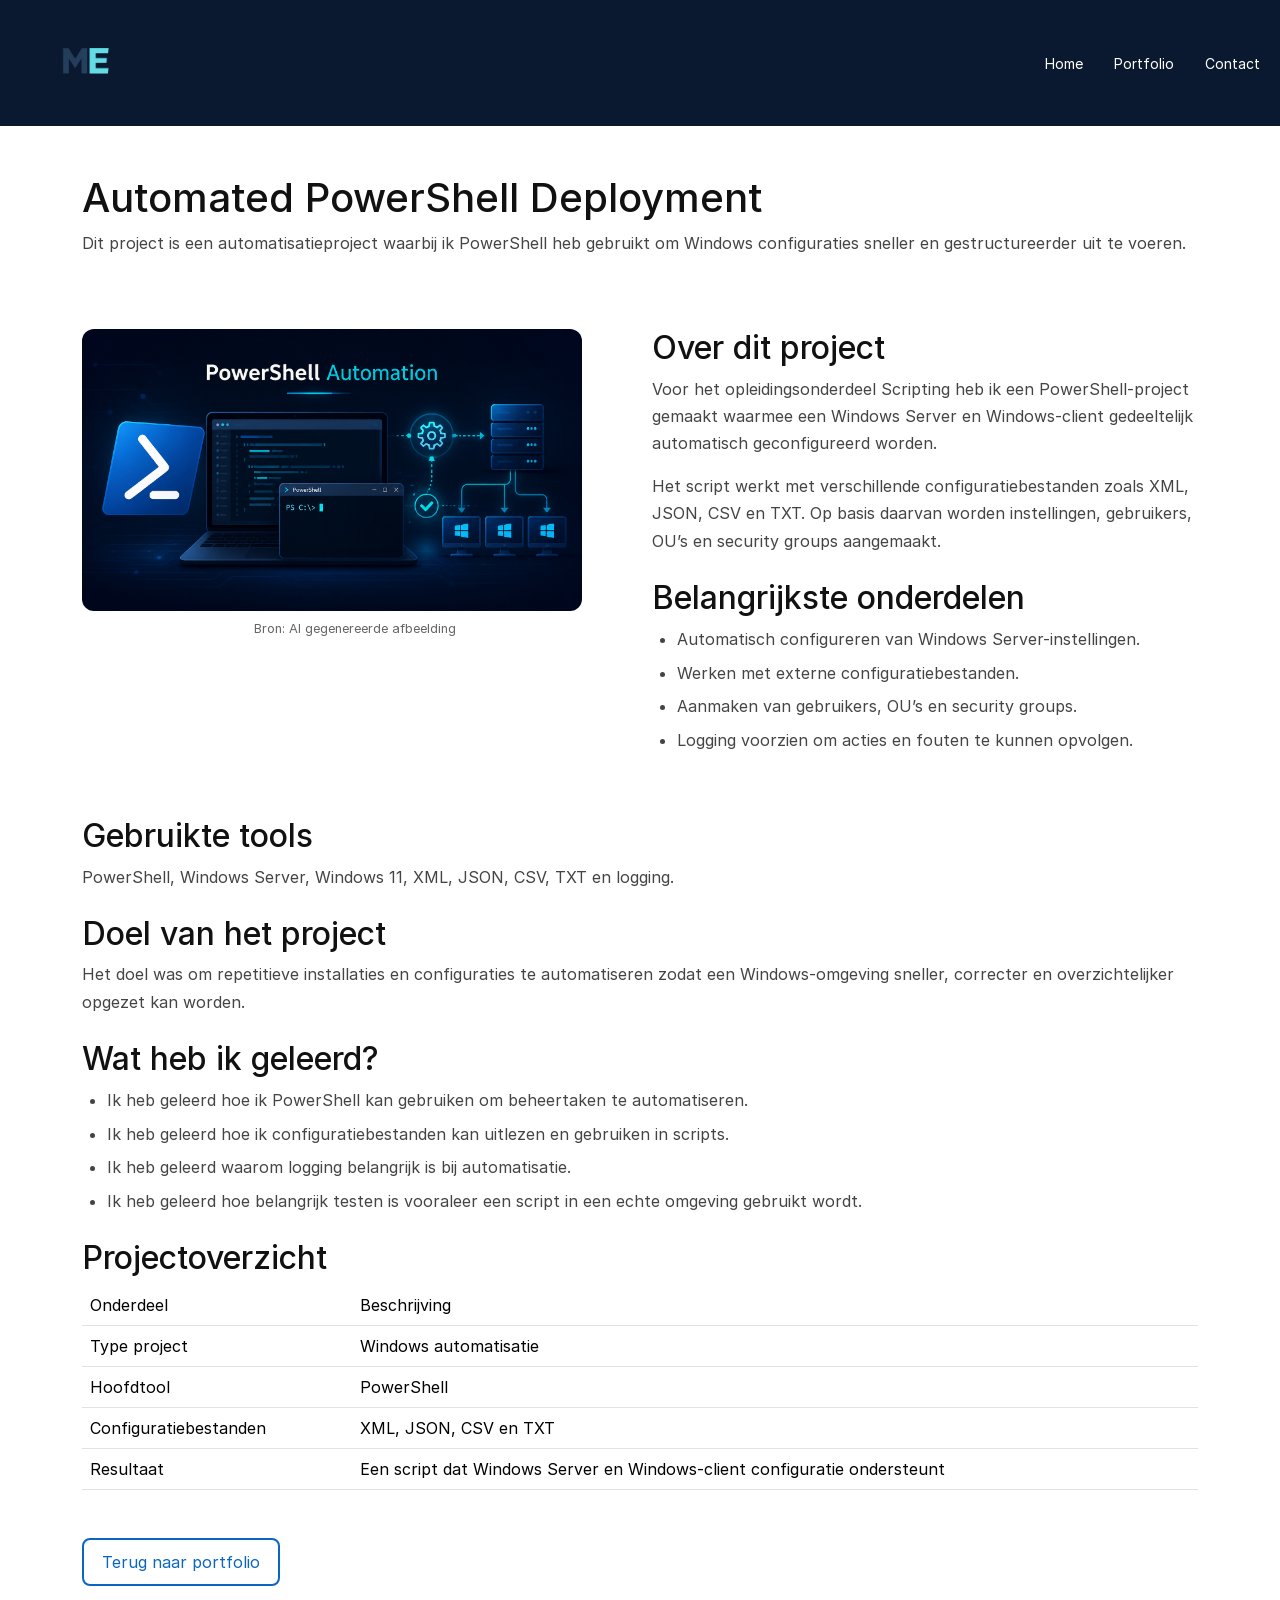
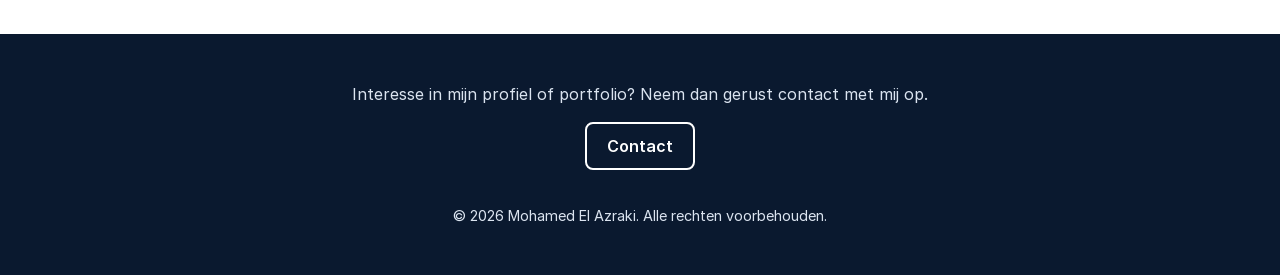
<file: WindowsDeployment.html>
<!DOCTYPE html>
<html lang="nl-BE">

<head>

    <meta charset="UTF-8">
    <meta name="viewport" content="width=device-width, initial-scale=1.0">
    <title>PowerShell automatisatie</title>

    <link rel="stylesheet" href="css/reset.css"> 
    <link href="https://cdn.jsdelivr.net/npm/bootstrap@5.3.8/dist/css/bootstrap.min.css" rel="stylesheet"
        integrity="sha384-sRIl4kxILFvY47J16cr9ZwB07vP4J8+LH7qKQnuqkuIAvNWLzeN8tE5YBujZqJLB" crossorigin="anonymous">
    <link rel="stylesheet" href="css/style.css">
    <link rel="stylesheet" href="css/fonts.css">
    
    <script src="https://cdn.jsdelivr.net/npm/bootstrap@5.3.8/dist/js/bootstrap.bundle.min.js"
        integrity="sha384-FKyoEForCGlyvwx9Hj09JcYn3nv7wiPVlz7YYwJrWVcXK/BmnVDxM+D2scQbITxI" crossorigin="anonymous"
        defer></script>
</head>

<body>
    <header>
        <nav class="navbar navbar-expand-lg">
            <section class="container-fluid">
                <a class="navbar-brand" href="index.html">
                    <img src="assets/images/Logo.png" class="img-fluid" alt="Logo" width="150">
                </a>

                <button class="navbar-toggler" type="button" data-bs-toggle="collapse" data-bs-target="#navbarNav"
                    aria-controls="navbarNav" aria-label="Toggle navigation">
                    <span class="navbar-toggler-icon"></span>
                </button>

                <section class="collapse navbar-collapse" id="navbarNav">
                    <ul class="navbar-nav ms-auto">
                        <li class="nav-item">
                            <a class="nav-link" href="index.html">Home</a>
                        </li>
                        <li class="nav-item">
                            <a class="nav-link" href="portfolio.html">Portfolio</a>
                        </li>
                        <li class="nav-item">
                            <a class="nav-link" href="contact.html">Contact</a>
                        </li>
                    </ul>
                </section>
            </section>
        </nav>
    </header>

    <main>
        <section class="project-detail py-5">
            <section class="container">
                <h1>Automated PowerShell Deployment</h1>
                <p>
                    Dit project is een automatisatieproject waarbij ik PowerShell heb gebruikt om Windows
                    configuraties sneller en gestructureerder uit te voeren.
                </p>

                <section class="row align-items-start mt-5 g-4">
                    <section class="col-12 col-md-6">
                        <figure class="detail-foto">
                            <img src="assets/images/Project_6.png" alt="AI gegenereerde afbeelding van PowerShell automatisatieproject">
                            <figcaption>Bron: AI gegenereerde afbeelding</figcaption>
                        </figure>
                    </section>

                    <section class="col-12 col-md-6">
                        <h2>Over dit project</h2>
                        <p>
                            Voor het opleidingsonderdeel Scripting heb ik een PowerShell-project gemaakt waarmee
                            een Windows Server en Windows-client gedeeltelijk automatisch geconfigureerd worden.
                        </p>
                        <p>
                            Het script werkt met verschillende configuratiebestanden zoals XML, JSON, CSV en TXT.
                            Op basis daarvan worden instellingen, gebruikers, OU’s en security groups aangemaakt.
                        </p>

                        <h2 class="mt-4">Belangrijkste onderdelen</h2>
                        <ul>
                            <li>Automatisch configureren van Windows Server-instellingen.</li>
                            <li>Werken met externe configuratiebestanden.</li>
                            <li>Aanmaken van gebruikers, OU’s en security groups.</li>
                            <li>Logging voorzien om acties en fouten te kunnen opvolgen.</li>
                        </ul>
                    </section>
                </section>

                <section class="mt-5">
                    <h2>Gebruikte tools</h2>
                    <p>PowerShell, Windows Server, Windows 11, XML, JSON, CSV, TXT en logging.</p>
                </section>

                <section class="mt-4">
                    <h2>Doel van het project</h2>
                    <p>
                        Het doel was om repetitieve installaties en configuraties te automatiseren zodat een
                        Windows-omgeving sneller, correcter en overzichtelijker opgezet kan worden.
                    </p>
                </section>

                <section class="mt-4">
                    <h2>Wat heb ik geleerd?</h2>
                    <ul>
                        <li>Ik heb geleerd hoe ik PowerShell kan gebruiken om beheertaken te automatiseren.</li>
                        <li>Ik heb geleerd hoe ik configuratiebestanden kan uitlezen en gebruiken in scripts.</li>
                        <li>Ik heb geleerd waarom logging belangrijk is bij automatisatie.</li>
                        <li>Ik heb geleerd hoe belangrijk testen is vooraleer een script in een echte omgeving gebruikt wordt.</li>
                    </ul>
                </section>

                <section class="mt-4">
                    <h2>Projectoverzicht</h2>
                    <table class="table">
                        <thead>
                            <tr>
                                <th>Onderdeel</th>
                                <th>Beschrijving</th>
                            </tr>
                        </thead>
                        <tbody>
                            <tr>
                                <td>Type project</td>
                                <td>Windows automatisatie</td>
                            </tr>
                            <tr>
                                <td>Hoofdtool</td>
                                <td>PowerShell</td>
                            </tr>
                            <tr>
                                <td>Configuratiebestanden</td>
                                <td>XML, JSON, CSV en TXT</td>
                            </tr>
                            <tr>
                                <td>Resultaat</td>
                                <td>Een script dat Windows Server en Windows-client configuratie ondersteunt</td>
                            </tr>
                        </tbody>
                    </table>
                </section>

                <section class="mt-5">
                    <a href="portfolio.html" class="btn">Terug naar portfolio</a>
                </section>
            </section>
        </section>
    </main>

    <footer class="contact-footer py-5">
        <section class="container text-center">
            <p>Interesse in mijn profiel of portfolio? Neem dan gerust contact met mij op.</p>
            <a href="contact.html" class="contact-knop">Contact</a>
            <p class="copyright">© 2026 Mohamed El Azraki. Alle rechten voorbehouden.</p>
        </section>
    </footer>
</body>

</html>
</file>
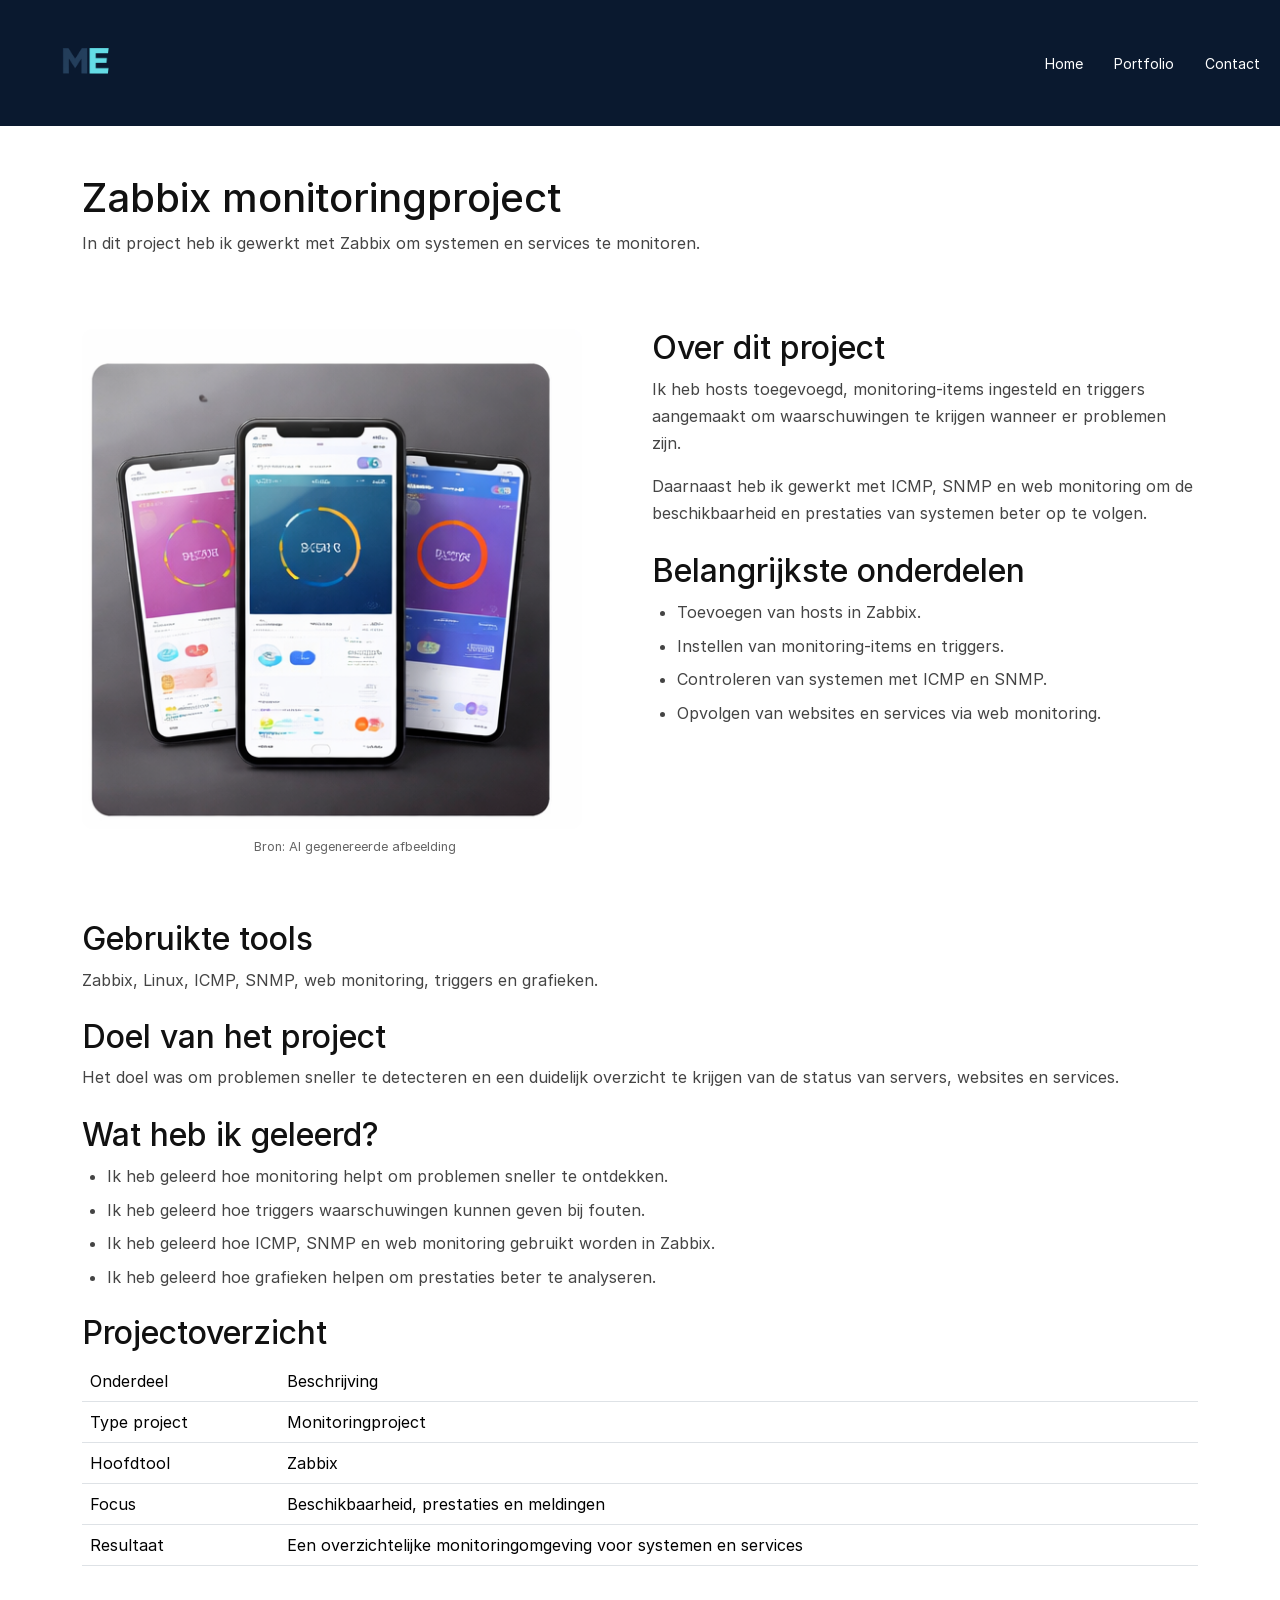
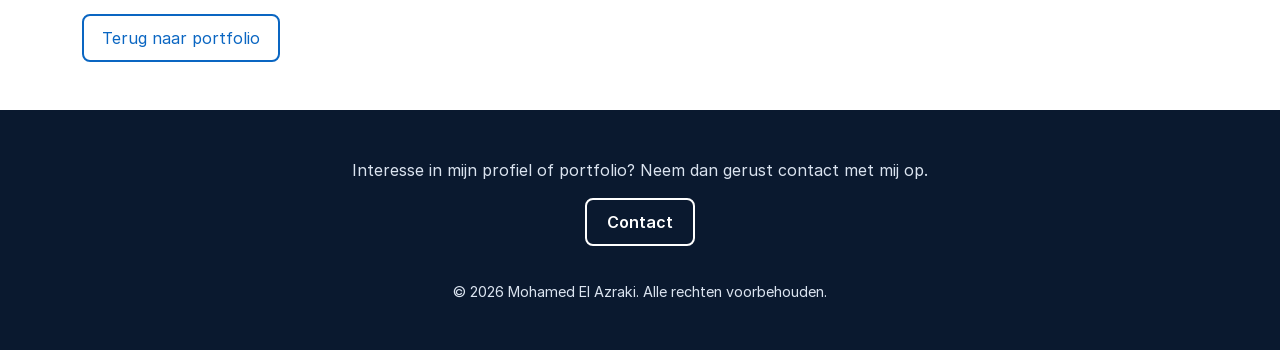
<file: Zabbix.html>
<!DOCTYPE html>
<html lang="nl-BE">

<head>

    <meta charset="UTF-8">
    <meta name="viewport" content="width=device-width, initial-scale=1.0">
    <title>Zabbix monitoringproject</title>

    <link rel="stylesheet" href="css/reset.css"> 
    <link href="https://cdn.jsdelivr.net/npm/bootstrap@5.3.8/dist/css/bootstrap.min.css" rel="stylesheet"
        integrity="sha384-sRIl4kxILFvY47J16cr9ZwB07vP4J8+LH7qKQnuqkuIAvNWLzeN8tE5YBujZqJLB" crossorigin="anonymous">
    <link rel="stylesheet" href="css/style.css">
    <link rel="stylesheet" href="css/fonts.css">
    
    <script src="https://cdn.jsdelivr.net/npm/bootstrap@5.3.8/dist/js/bootstrap.bundle.min.js"
        integrity="sha384-FKyoEForCGlyvwx9Hj09JcYn3nv7wiPVlz7YYwJrWVcXK/BmnVDxM+D2scQbITxI" crossorigin="anonymous"
        defer></script>
</head>

<body>
    <header>
        <nav class="navbar navbar-expand-lg">
            <section class="container-fluid">
                <a class="navbar-brand" href="index.html">
                    <img src="assets/images/Logo.png" class="img-fluid" alt="Logo" width="150">
                </a>

                <button class="navbar-toggler" type="button" data-bs-toggle="collapse" data-bs-target="#navbarNav"
                    aria-controls="navbarNav" aria-label="Toggle navigation">
                    <span class="navbar-toggler-icon"></span>
                </button>

                <section class="collapse navbar-collapse" id="navbarNav">
                    <ul class="navbar-nav ms-auto">
                        <li class="nav-item">
                            <a class="nav-link" href="index.html">Home</a>
                        </li>
                        <li class="nav-item">
                            <a class="nav-link" href="portfolio.html">Portfolio</a>
                        </li>
                        <li class="nav-item">
                            <a class="nav-link" href="contact.html">Contact</a>
                        </li>
                    </ul>
                </section>
            </section>
        </nav>
    </header>

    <main>
        <section class="project-detail py-5">
            <section class="container">
                <h1>Zabbix monitoringproject</h1>
                <p>
                    In dit project heb ik gewerkt met Zabbix om systemen en services te monitoren.
                </p>

                <section class="row align-items-start mt-5 g-4">
                    <section class="col-12 col-md-6">
                        <figure class="detail-foto">
                            <img src="assets/images/project_3.png" alt="AI gegenereerde afbeelding van Zabbix project">
                            <figcaption>Bron: AI gegenereerde afbeelding</figcaption>
                        </figure>
                    </section>

                    <section class="col-12 col-md-6">
                        <h2>Over dit project</h2>
                        <p>
                            Ik heb hosts toegevoegd, monitoring-items ingesteld en triggers aangemaakt
                            om waarschuwingen te krijgen wanneer er problemen zijn.
                        </p>
                        <p>
                            Daarnaast heb ik gewerkt met ICMP, SNMP en web monitoring om de beschikbaarheid
                            en prestaties van systemen beter op te volgen.
                        </p>

                        <h2 class="mt-4">Belangrijkste onderdelen</h2>
                        <ul>
                            <li>Toevoegen van hosts in Zabbix.</li>
                            <li>Instellen van monitoring-items en triggers.</li>
                            <li>Controleren van systemen met ICMP en SNMP.</li>
                            <li>Opvolgen van websites en services via web monitoring.</li>
                        </ul>
                    </section>
                </section>

                <section class="mt-5">
                    <h2>Gebruikte tools</h2>
                    <p>Zabbix, Linux, ICMP, SNMP, web monitoring, triggers en grafieken.</p>
                </section>

                <section class="mt-4">
                    <h2>Doel van het project</h2>
                    <p>
                        Het doel was om problemen sneller te detecteren en een duidelijk overzicht te krijgen
                        van de status van servers, websites en services.
                    </p>
                </section>

                <section class="mt-4">
                    <h2>Wat heb ik geleerd?</h2>
                    <ul>
                        <li>Ik heb geleerd hoe monitoring helpt om problemen sneller te ontdekken.</li>
                        <li>Ik heb geleerd hoe triggers waarschuwingen kunnen geven bij fouten.</li>
                        <li>Ik heb geleerd hoe ICMP, SNMP en web monitoring gebruikt worden in Zabbix.</li>
                        <li>Ik heb geleerd hoe grafieken helpen om prestaties beter te analyseren.</li>
                    </ul>
                </section>

                <section class="mt-4">
                    <h2>Projectoverzicht</h2>
                    <table class="table">
                        <thead>
                            <tr>
                                <th>Onderdeel</th>
                                <th>Beschrijving</th>
                            </tr>
                        </thead>
                        <tbody>
                            <tr>
                                <td>Type project</td>
                                <td>Monitoringproject</td>
                            </tr>
                            <tr>
                                <td>Hoofdtool</td>
                                <td>Zabbix</td>
                            </tr>
                            <tr>
                                <td>Focus</td>
                                <td>Beschikbaarheid, prestaties en meldingen</td>
                            </tr>
                            <tr>
                                <td>Resultaat</td>
                                <td>Een overzichtelijke monitoringomgeving voor systemen en services</td>
                            </tr>
                        </tbody>
                    </table>
                </section>

                <section class="mt-5">
                    <a href="portfolio.html" class="btn">Terug naar portfolio</a>
                </section>
            </section>
        </section>
    </main>

    <footer class="contact-footer py-5">
        <section class="container text-center">
            <p>Interesse in mijn profiel of portfolio? Neem dan gerust contact met mij op.</p>
            <a href="contact.html" class="contact-knop">Contact</a>
            <p class="copyright">© 2026 Mohamed El Azraki. Alle rechten voorbehouden.</p>
        </section>
    </footer>
</body>

</html>
</file>
<file: css/style.css>
html, body {
  background-color: #f5f7fa;
  margin: 0;
  padding: 0;
  font-family: "Inter", sans-serif;
  color: #111111;
  min-height: 100%;
}

a, a:hover {
  text-decoration: none;
  color: #0A66C2;
}

.navbar,
.over-mij,
.portfolio-intro,
.contact-footer {
  background-color: #0A192F;
  color: #ffffff;
}

.navbar-nav .nav-link {
  color: #ffffff;
  margin-left: 15px;
  font-size: 14px;
}

.navbar-nav .nav-link:hover {
  color: #64FFDA;
}

.navbar-toggler {
  border: 1px solid #ffffff;
}

.navbar-toggler-icon {
  filter: invert(1);
}

.btn {
  color: #0A66C2;
  border: 2px solid #0A66C2;
  background-color: transparent;
  padding: 10px 18px;
  border-radius: 8px;
}

.btn:hover,
.contact-knop:hover {
  background-color: #0A66C2;
  color: #ffffff;
  border-color: #0A66C2;
}

.home-hero {
  background: linear-gradient(135deg, #ffffff 0%, #eef5ff 100%);
}

.home-hero h1 {
  font-size: 3rem;
  font-weight: 600;
  color: #0A192F;
}

.home-hero h1::after {
  content: "";
  display: block;
  width: 80px;
  height: 4px;
  background-color: #0A66C2;
  margin-top: 15px;
  border-radius: 10px;
}

.home-hero p,
.locatie-sectie p,
.project-blok p,
.project-detail p {
  color: #444444;
  line-height: 1.7;
}

.intro-tekst {
  background-color: #e7f1ff;
  color: #0A66C2;
  display: inline-block;
  padding: 6px 14px;
  border-radius: 20px;
  font-weight: 600;
}

.kleine-foto {
  text-align: center;
}

.kleine-foto img {
  width: 260px;
  height: 320px;
  object-fit: cover;
  border-radius: 16px;
  border: 4px solid #ffffff;
  box-shadow: 0 10px 25px rgba(0, 0, 0, 0.15);
}

.over-mij h2 {
  color: #ffffff;
}

.over-mij p,
.portfolio-intro p,
.contact-footer p,
.copyright {
  color: #dbe4f0;
}

.vaardigheden-blok h2 {
  color: #111111;
}

.skill {
  margin-bottom: 18px;
}

.skill-info {
  display: flex;
  justify-content: space-between;
  margin-bottom: 6px;
  font-weight: 500;
}

.skill-info span {
  color: #111111;
}

.skill-balk {
  height: 10px;
  background-color: #e5e5e5;
  border-radius: 20px;
  overflow: hidden;
}

.skill-vulling {
  height: 100%;
  background-color: #0A66C2;
  border-radius: 20px;
}

.windows,
.powershell {
  width: 80%;
}

.linux {
  width: 70%;
}

.netwerken {
  width: 75%;
}

.cybersecurity {
  width: 65%;
}

#map,
.leaflet-container {
  height: 320px;
  width: 100%;
  border-radius: 12px;
}

.leaflet-tile {
  max-width: none;
}

.contact-knop {
  display: inline-block;
  color: #ffffff;
  border: 2px solid #ffffff;
  padding: 10px 20px;
  border-radius: 8px;
  font-weight: 600;
}

.copyright {
  margin-top: 35px;
  margin-bottom: 0;
  font-size: 0.9rem;
}

.portfolio-intro h1 {
  font-size: 2.6rem;
  font-weight: 600;
  margin-bottom: 15px;
}

.portfolio-intro p {
  max-width: 700px;
  margin-bottom: 0;
}

.project-foto img {
  height: 140px;
  width: 100%;
  border-radius: 8px;
  object-fit: cover;
}

.project-blok h2 {
  font-size: 1.2rem;
  color: #0A192F;
}

.project-detail {
  background-color: #ffffff;
  min-height: 100vh;
}

.detail-foto img {
  width: 100%;
  max-width: 500px;
  border-radius: 12px;
}

figcaption {
  font-size: 0.8rem;
  color: #666666;
  margin-top: 8px;
  text-align: center;
}

.map-blok figcaption {
  text-align: left;
}

.project-detail ul {
  list-style-type: disc;
  padding-left: 25px;
  margin-top: 10px;
}

.project-detail li {
  margin-bottom: 8px;
  color: #444444;
  line-height: 1.6;
}

.form-label span {
  color: red;
}
</file>
<file: css/fonts.css>
@font-face {
  font-family: "Inter";
  src: url(../assets/fonts/Inter-Medium.woff2) format("woff2");
  font-weight: 500;
  font-style: normal;
}

@font-face {
  font-family: "Inter";
  src: url(../assets/fonts/Inter-Regular.woff2) format("woff2");
  font-weight: 400;
  font-style: normal;
}

@font-face {
  font-family: "Inter";
  src: url(../assets/fonts/Inter-SemiBold.woff2) format("woff2");
  font-weight: 600;
  font-style: normal;
}
</file>
